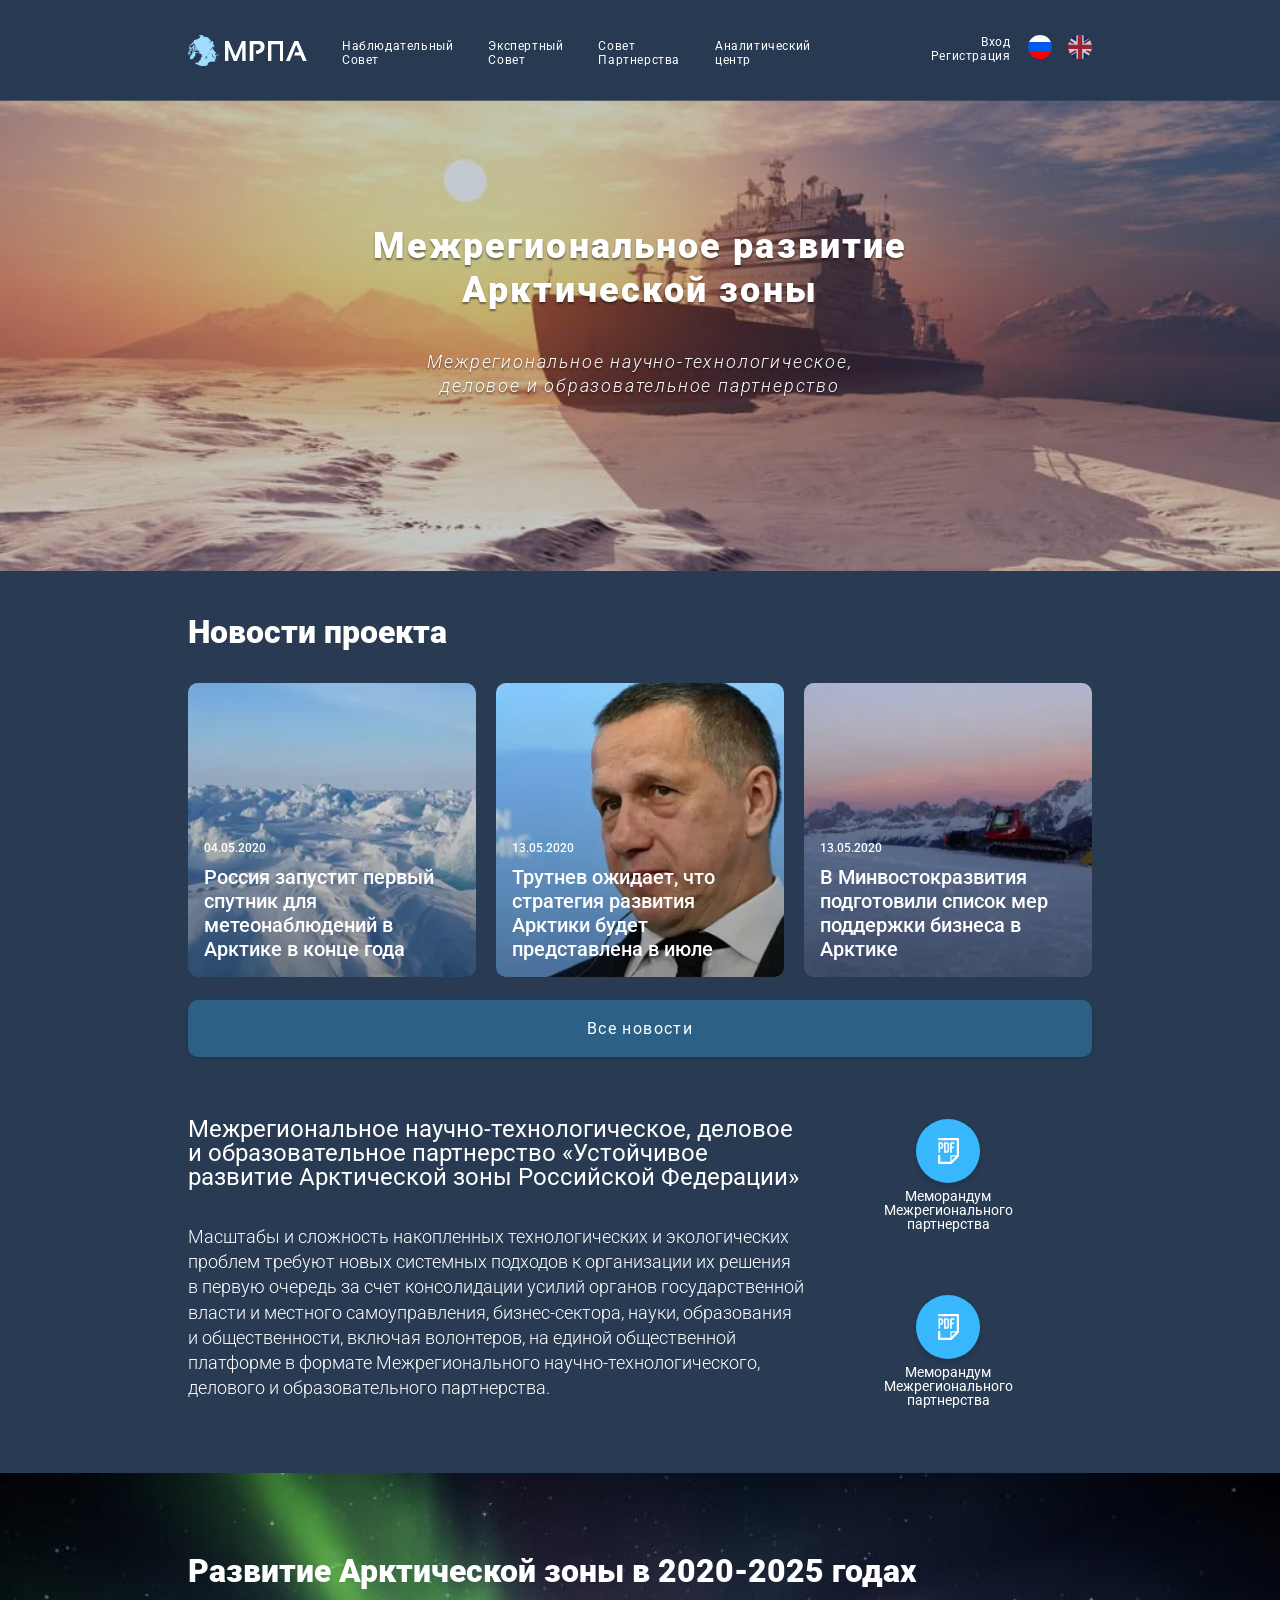
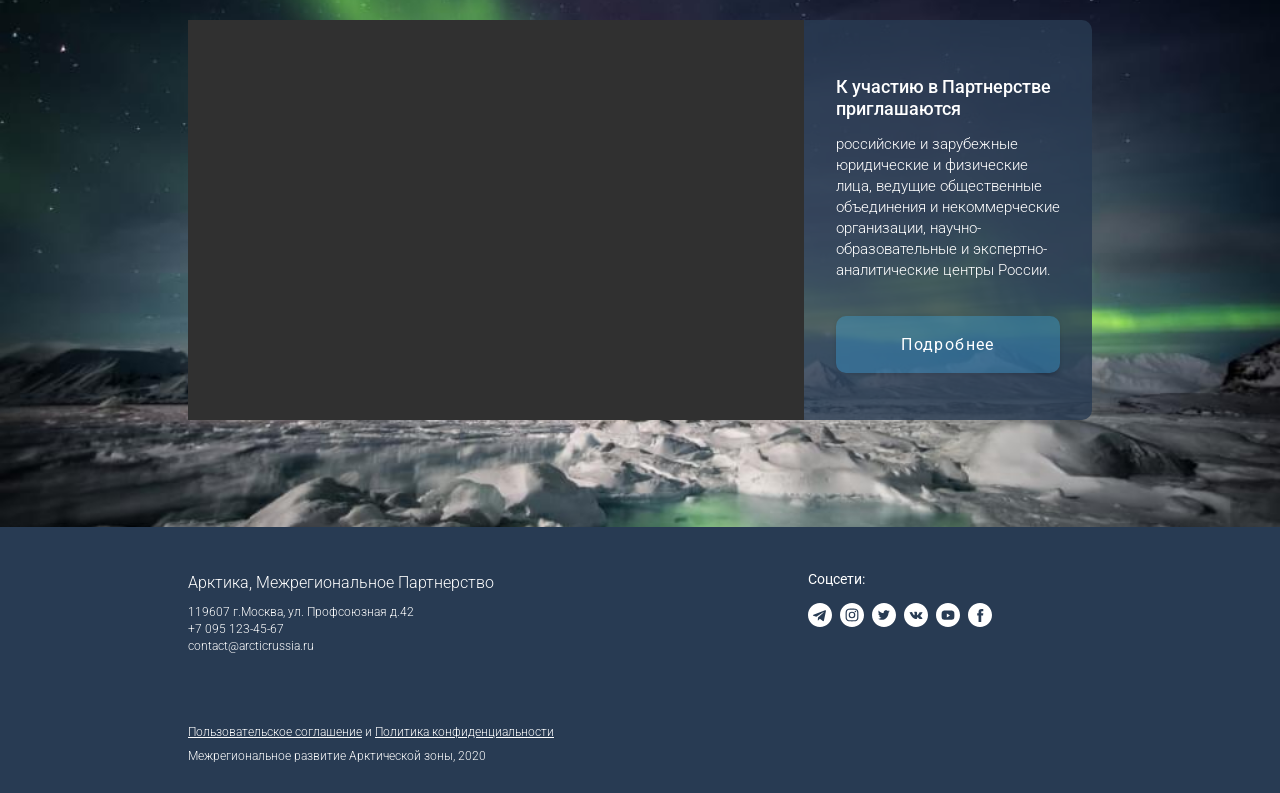
<file: news/index.html>
<!-- Сообщаем браузеру как стоит обрабатывать эту страницу --><!DOCTYPE html><!-- Оболочка документа, указываем язык содержимого --><html lang="ru">	<!-- Заголовок страницы, контейнер для других важных данных (не отображается) -->	<head>		<!-- Заголовок страницы в браузере -->		<title>Главная страница</title>		<!-- Адаптив -->		<meta name="viewport" content="width=device-width, initial-scale=1.0, maximum-scale=1.0, user-scalable=0" />		<!-- Подключаем CSS -->		<link rel="stylesheet" href="css/style.min.css" />		<script src="js/script.min.js"></script>		<!-- Кодировка страницы -->		<meta charset="UTF-8">	</head>		<!-- Отображаемое тело страницы -->	<body>		<div class="wrapper">			<header class="header">  <div class="container">    <div class="header__row">      <div class="header__left">        <a href="/index.html" class="header__logo">          <picture><source srcset="img/main_page/header__logo.svg" type="image/webp"><img src="img/main_page/header__logo.svg" alt="" class="header__img"></picture>        </a>        <ul class="nav__links">          <li class="nav__items"><a href="/council.html">Наблюдательный</br>Совет</a></li>          <li class="nav__items"><a href="#">Экспертный</br>Cовет</a></li>          <li class="nav__items"><a href="#">Совет</br>Партнерства</a></li>          <li class="nav__items"><a href="#">Аналитический</br>центр</a></li>        </ul>	      </div>      <div class="header__right">        <div class="header__registration">          <a href="#">Вход</a>          <a href="#">Регистрация</a>        </div>        <div class="header__lang">          <a href="#" class="lang">            <picture><source srcset="img/main_page/rus.svg" type="image/webp"><img src="img/main_page/rus.svg" alt=""></picture>          </a>          <a href="#" class="lang lang-inactive">            <picture><source srcset="img/main_page/eng.svg" type="image/webp"><img src="img/main_page/eng.svg" alt=""></picture>          </a>        </div>        <div class="header__burger">          <span></span>        </div>      </div>    </div>  </div>	</header>				<main class="content">  <section class="media__main media">    <div class="container">      <div class="media__row">        <h1 class="media__title title">Межрегиональное развитие</br>Арктической зоны</h1>        <h2 class="media__subtitle subtitle">Межрегиональное научно-технологическое,</br>деловое и образовательное партнерство</h2>      </div>    </div>  </section>  <section class="news">    <div class="container">      <div class="news__row">        <h2 class="title">Новости проекта</h2>        <div class="news__gallery gallery">          <a href="#" class="gallery__item item__gallery-1">            <picture><source srcset="img/main_page/image_4.webp" type="image/webp"><img class="item__image-1" src="img/main_page/image_4.jpg" alt="Первая картинка"></picture>            <h4 class="gallery__date">04.05.2020</h4>            <h3 class="gallery__title">Россия запустит первый спутник для метеонаблюдений в Арктике в конце года</h3>          </a>          <a href="#" class="gallery__item item__gallery-2">            <picture><source srcset="img/main_page/image_5.webp" type="image/webp"><img class="item__image-2" src="img/main_page/image_5.jpg" alt="Вторая картинка"></picture>            <h4 class="gallery__date">13.05.2020</h4>            <h3 class="gallery__title">Трутнев ожидает, что стратегия развития Арктики будет представлена в июле</h3>          </a>          <a href="#" class="gallery__item item__gallery-3">            <picture><source srcset="img/main_page/image_6.webp" type="image/webp"><img class="item__image-3" src="img/main_page/image_6.jpg" alt="Третья картинка"></picture>            <h4 class="gallery__date">13.05.2020</h4>            <h3 class="gallery__title">В Минвостокразвития подготовили список мер поддержки бизнеса в Арктике</h3>          </a>        </div>        <a href="" class="news__btn btn"><span>Все новости</span></a>      </div>    </div>  </section>  <section class="docs">    <div class="container">      <div class="docs__row">        <div class="docs__left">          <h2>Межрегиональное научно-технологическое, деловое и образовательное партнерство            «Устойчивое развитие Арктической зоны Российской Федерации»          </h2>          <h3>            Масштабы и сложность накопленных технологических и экологических проблем требуют новых системных подходов к организации их решения в первую очередь за счет консолидации усилий органов государственной власти и местного самоуправления, бизнес-сектора, науки, образования и общественности, включая волонтеров, на единой общественной платформе в формате Межрегионального научно-технологического, делового и образовательного партнерства.          </h3>        </div>        <div class="docs__right">          <div class="docs__pdf pdf-1">            <a href="#"><picture><source srcset="img/main_page/pdf.svg"" type="image/webp"><img src="img/main_page/pdf.svg"" alt=""></picture></a>							            <p>Меморандум</br>Межрегионального</br>партнерства	</p>          </div>          <div class="docs__pdf pdf-2">            <picture><source srcset="img/main_page/pdf.svg" type="image/webp"><img href="#" src="img/main_page/pdf.svg"></picture>									            <p>Меморандум</br>Межрегионального</br>партнерства	</p>          </div>        </div>      </div>    </div>  </section>  <section class="promo">    <div class="container">      <div class="promo__row">        <h2 class="promo__title title">Развитие Арктической зоны в 2020-2025 годах</h2>        <div class="promo__items">          <iframe class="promo__player width="900" height="400" src="https://www.youtube.com/embed/rFB0j7wNJIE" frameborder="0" allow="accelerometer; autoplay; clipboard-write; encrypted-media; gyroscope; picture-in-picture" allowfullscreen></iframe>          <div class="promo__description">            <h3>К участию в Партнерстве приглашаются</h3>            <p>российские и зарубежные юридические и физические лица, ведущие общественные объединения и некоммерческие организации, научно- образовательные и экспертно- аналитические центры России.</p>            <a href="" class="promo__btn btn"><span>Подробнее</span></a>          </div>        </div>      </div>    </div>  </section></main>				<footer class="footer">  <div class="container">    <div class="top__footer__row">      <div class="top__footer__adress">        <p>Арктика, Межрегиональное Партнерство</p>        <ul>          <li>119607 г.Москва, ул. Профсоюзная д.42</li>          <li><a href="tel:89111247397">+7 095 123-45-67</a></li>          <li><a href="mailto:contact@arcticrussia.ru">contact@arcticrussia.ru</a></li>        </ul>      </div>      <div class="top__footer__social">        <p>Соцсети:</p>        <ul>          <li><a href="#">            <picture><source srcset="img/main_page/Telegram_black.svg" type="image/webp"><img src="img/main_page/Telegram_black.svg" alt=""></picture>          </a></li>          <li><a href="">            <picture><source srcset="img/main_page/Instagram_black.svg" type="image/webp"><img src="img/main_page/Instagram_black.svg" alt=""></picture>          </a></li>          <li><a href="">            <picture><source srcset="img/main_page/Twitter_black.svg" type="image/webp"><img src="img/main_page/Twitter_black.svg" alt=""></picture>          </a></li>          <li><a href="">            <picture><source srcset="img/main_page/VK_black.svg" type="image/webp"><img src="img/main_page/VK_black.svg" alt=""></picture>          </a></li>          <li><a href="">            <picture><source srcset="img/main_page/Youtube_black.svg" type="image/webp"><img src="img/main_page/Youtube_black.svg" alt=""></picture>          </a></li>          <li><a href="">            <picture><source srcset="img/main_page/Facebook_black.svg" type="image/webp"><img src="img/main_page/Facebook_black.svg" alt=""></picture>          </a></li>        </ul>      </div>    </div>    <div class="bottom__footer__row">      <a href="#" >Пользовательское соглашение</a> и <a href="#">Политика конфиденциальности</a>      <p>Межрегиональное развитие Арктической зоны, 2020</p>    </div>  </div></footer>			</div>	</body></html>
</file>
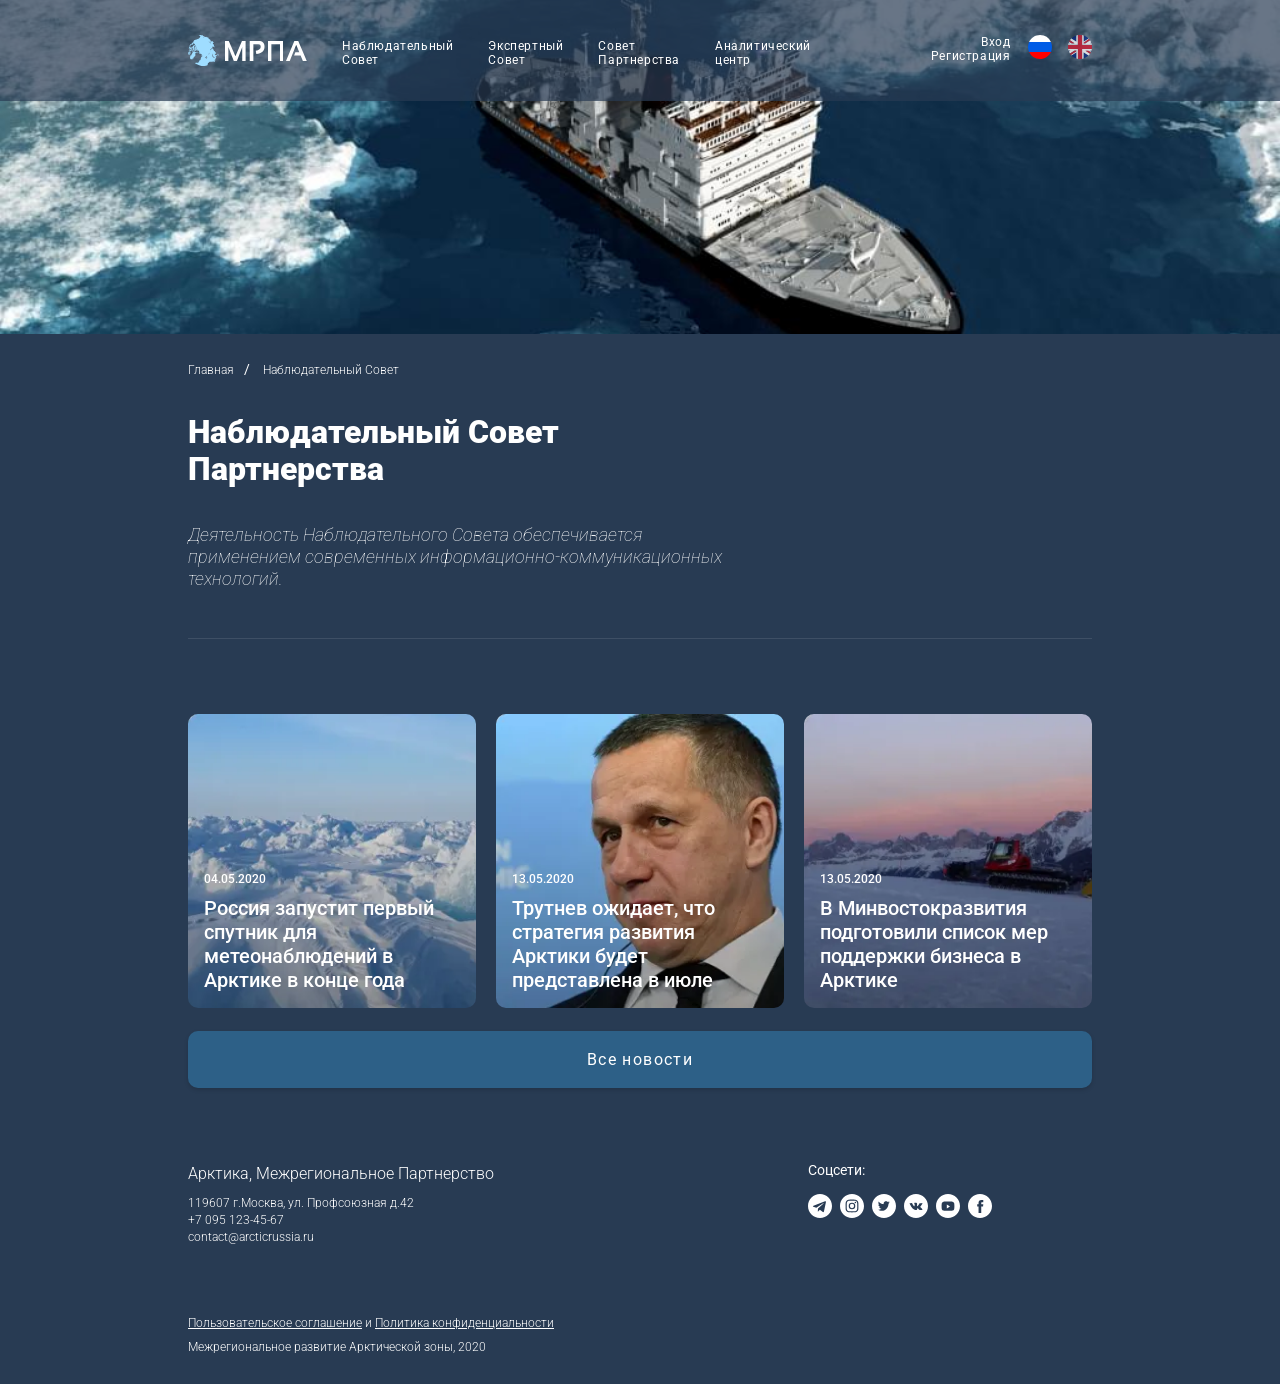
<file: news/council.html>
<!-- Сообщаем браузеру как стоит обрабатывать эту страницу --><!DOCTYPE html><!-- Оболочка документа, указываем язык содержимого --><html lang="ru">	<!-- Заголовок страницы, контейнер для других важных данных (не отображается) -->	<head>		<!-- Заголовок страницы в браузере -->		<title>Наблюдательный Совет Партнерства</title>		<!-- Адаптив -->		<meta name="viewport" content="width=device-width, initial-scale=1.0, maximum-scale=1.0, user-scalable=0" />		<!-- Подключаем CSS -->		<link rel="stylesheet" href="css/style.min.css" />		<script src="js/script.min.js"></script>		<!-- Кодировка страницы -->		<meta charset="UTF-8">	</head><body>  <div class="wrapper">     <header class="header">  <div class="container">    <div class="header__row">      <div class="header__left">        <a href="/index.html" class="header__logo">          <picture><source srcset="img/main_page/header__logo.svg" type="image/webp"><img src="img/main_page/header__logo.svg" alt="" class="header__img"></picture>        </a>        <ul class="nav__links">          <li class="nav__items"><a href="/council.html">Наблюдательный</br>Совет</a></li>          <li class="nav__items"><a href="#">Экспертный</br>Cовет</a></li>          <li class="nav__items"><a href="#">Совет</br>Партнерства</a></li>          <li class="nav__items"><a href="#">Аналитический</br>центр</a></li>        </ul>	      </div>      <div class="header__right">        <div class="header__registration">          <a href="#">Вход</a>          <a href="#">Регистрация</a>        </div>        <div class="header__lang">          <a href="#" class="lang">            <picture><source srcset="img/main_page/rus.svg" type="image/webp"><img src="img/main_page/rus.svg" alt=""></picture>          </a>          <a href="#" class="lang lang-inactive">            <picture><source srcset="img/main_page/eng.svg" type="image/webp"><img src="img/main_page/eng.svg" alt=""></picture>          </a>        </div>        <div class="header__burger">          <span></span>        </div>      </div>    </div>  </div>	</header>	    <main class="content">      <section class="council__media media">      </section>      <section class="nav-chain chain">        <div class="container">          <ul class="chain__nav">          <li class="chain__items">            <a href="/index.html" class="chain__link">              Главная            </a>          </li>          <li class="chain__items">            <a href="#" class="chain__link">              Наблюдательный Совет            </a>          </li>          </ul>        </div>      </section>      <section class="block__text text">        <div class="container">          <p class="block__title title">Наблюдательный Совет<br>Партнерства</p>          <p class="block__descr descr">            Деятельность Наблюдательного Совета обеспечивается применением современных информационно-коммуникационных технологий.          </p>        </div>      </section>      <section class="delimiter">        <div class="container">          <div class="deliniter__line"></div>        </div>      </section>      <section class="news">        <div class="container">          <div class="news__row">            <div class="news__gallery gallery">              <a href="#" class="gallery__item item__gallery-1">                <picture><source srcset="img/main_page/image_4.webp" type="image/webp"><img class="item__image-1" src="img/main_page/image_4.jpg" alt="Первая картинка"></picture>                <h4 class="gallery__date">04.05.2020</h4>                <h3 class="gallery__title">Россия запустит первый спутник для метеонаблюдений в Арктике в конце года</h3>              </a>              <a href="#" class="gallery__item item__gallery-2">                <picture><source srcset="img/main_page/image_5.webp" type="image/webp"><img class="item__image-2" src="img/main_page/image_5.jpg" alt="Вторая картинка"></picture>                <h4 class="gallery__date">13.05.2020</h4>                <h3 class="gallery__title">Трутнев ожидает, что стратегия развития Арктики будет представлена в июле</h3>              </a>              <a href="#" class="gallery__item item__gallery-3">                <picture><source srcset="img/main_page/image_6.webp" type="image/webp"><img class="item__image-3" src="img/main_page/image_6.jpg" alt="Третья картинка"></picture>                <h4 class="gallery__date">13.05.2020</h4>                <h3 class="gallery__title">В Минвостокразвития подготовили список мер поддержки бизнеса в Арктике</h3>              </a>            </div>            <a href="" class="news__btn btn"><span>Все новости</span></a>          </div>        </div>      </section>    </main>    <footer class="footer">  <div class="container">    <div class="top__footer__row">      <div class="top__footer__adress">        <p>Арктика, Межрегиональное Партнерство</p>        <ul>          <li>119607 г.Москва, ул. Профсоюзная д.42</li>          <li><a href="tel:89111247397">+7 095 123-45-67</a></li>          <li><a href="mailto:contact@arcticrussia.ru">contact@arcticrussia.ru</a></li>        </ul>      </div>      <div class="top__footer__social">        <p>Соцсети:</p>        <ul>          <li><a href="#">            <picture><source srcset="img/main_page/Telegram_black.svg" type="image/webp"><img src="img/main_page/Telegram_black.svg" alt=""></picture>          </a></li>          <li><a href="">            <picture><source srcset="img/main_page/Instagram_black.svg" type="image/webp"><img src="img/main_page/Instagram_black.svg" alt=""></picture>          </a></li>          <li><a href="">            <picture><source srcset="img/main_page/Twitter_black.svg" type="image/webp"><img src="img/main_page/Twitter_black.svg" alt=""></picture>          </a></li>          <li><a href="">            <picture><source srcset="img/main_page/VK_black.svg" type="image/webp"><img src="img/main_page/VK_black.svg" alt=""></picture>          </a></li>          <li><a href="">            <picture><source srcset="img/main_page/Youtube_black.svg" type="image/webp"><img src="img/main_page/Youtube_black.svg" alt=""></picture>          </a></li>          <li><a href="">            <picture><source srcset="img/main_page/Facebook_black.svg" type="image/webp"><img src="img/main_page/Facebook_black.svg" alt=""></picture>          </a></li>        </ul>      </div>    </div>    <div class="bottom__footer__row">      <a href="#" >Пользовательское соглашение</a> и <a href="#">Политика конфиденциальности</a>      <p>Межрегиональное развитие Арктической зоны, 2020</p>    </div>  </div></footer>	  </div></body></html>
</file>
<file: news/css/style.min.css>
@charset "UTF-8";@import url('https://fonts.googleapis.com/css2?family=Roboto:ital,wght@0,100; 0,300;0,400;0,500;0,700;0,900;1,100;1,300;1,400;1,500;1,700;1,900&display=swap');*{padding:0;margin:0;border:0}*,:after,:before{-webkit-box-sizing:border-box;box-sizing:border-box}:active,:focus{outline:0}a:active,a:focus{outline:0}aside,footer,header,nav{display:block}body,html{height:100%;width:100%;font-size:100%;line-height:1;font-size:14px;-ms-text-size-adjust:100%;-moz-text-size-adjust:100%;-webkit-text-size-adjust:100%}button,input,textarea{font-family:inherit}input::-ms-clear{display:none}button{cursor:pointer}button::-moz-focus-inner{padding:0;border:0}a,a:visited{text-decoration:none}a:hover{text-decoration:none}ul li{list-style:none}img{vertical-align:top}h1,h2,h3,h4,h5,h6{font-size:inherit;font-weight:inherit}body{font-family:Roboto,sans-serif;color:#fff}.council__media{background-image:url(../img/page_1/bg1.jpg);background-repeat:no-repeat;background-position:center;background-size:cover;min-height:334px}.nav-chain{margin:28px 0 38px 0}.chain__nav{display:-webkit-box;display:-ms-flexbox;display:flex}.chain__items{position:relative}.chain__items+.chain__items:before{content:"/";color:#fff;padding:0 10px}.chain__link{color:#fff;font-weight:300;font-size:12px}.chain__link:hover{color:#9fddff}.block__text{margin-bottom:48px}.block__descr{margin-top:36px;max-width:540px}.descr{font-family:Roboto,sans-serif;font-weight:100;font-style:italic;font-size:18px;line-height:22px}.deliniter__line{background-color:rgba(255,255,255,.1);width:100%;height:1px}body{background-color:#283b53;height:100%;font-family:Roboto,sans-serif}.wrapper{display:-webkit-box;display:-ms-flexbox;display:flex;-webkit-box-orient:vertical;-webkit-box-direction:normal;-ms-flex-direction:column;flex-direction:column;min-height:100vh}.header{font-size:12px;width:100%;background-color:rgba(40,59,83,.7);position:fixed;z-index:20;top:0;padding:35px 0 34px 0;color:#fff;line-height:14px;letter-spacing:.05em}.header__row{display:-webkit-box;display:-ms-flexbox;display:flex;-webkit-box-pack:justify;-ms-flex-pack:justify;justify-content:space-between;-webkit-box-align:top;-ms-flex-align:top;align-items:top}.header__left{position:relative;display:-webkit-box;display:-ms-flexbox;display:flex}.header__logo{display:block}.header__right{display:-webkit-box;display:-ms-flexbox;display:flex}.header__registration{display:-webkit-box;display:-ms-flexbox;display:flex;-webkit-box-orient:vertical;-webkit-box-direction:normal;-ms-flex-direction:column;flex-direction:column}.header__registration a{display:inline;color:#fff;text-align:right;-webkit-transition:all .3s ease 0;-o-transition:all .3s ease 0;transition:all .3s ease 0}.header__registration a:hover{color:#9fddff}.header__lang{margin-left:6px}.header__burger{display:none}.container{padding:0 15px;max-width:934px;margin:0 auto}.nav__links{display:-webkit-box;display:-ms-flexbox;display:flex;padding-top:4px}.nav__items{margin-left:35px}.nav__items a{color:#fff;-webkit-transition:all .3s ease 0;-o-transition:all .3s ease 0;transition:all .3s ease 0}.nav__items a:hover{color:#9fddff}.lang{opacity:1;margin-left:12px}.lang-inactive{opacity:.75}.content{-webkit-box-flex:1;-ms-flex:1;flex:1}.media__main{background:-webkit-gradient(linear,left bottom,left top,from(rgba(40,59,83,.15)),to(rgba(40,59,83,.15))),url(../img/main_page/media.jpg);background:-o-linear-gradient(bottom,rgba(40,59,83,.15),rgba(40,59,83,.15)),url(../img/main_page/media.jpg);background:linear-gradient(0deg,rgba(40,59,83,.15),rgba(40,59,83,.15)),url(../img/main_page/media.jpg);background-repeat:no-repeat;background-position:center center;background-size:cover;margin-top:100px}.media__row{padding:124px 0 173px 0;display:-webkit-box;display:-ms-flexbox;display:flex;-webkit-box-orient:vertical;-webkit-box-direction:normal;-ms-flex-direction:column;flex-direction:column;-webkit-box-align:center;-ms-flex-align:center;align-items:center}.media__row h1{letter-spacing:.15rem;line-height:44px;font-weight:900;font-size:36px;color:#fff;text-shadow:0 2px 2px rgba(0,0,0,.45);text-align:center}.media__row h2{letter-spacing:.1em;line-height:24px;font-style:italic;font-weight:300;font-size:18px;margin-top:38px;text-align:center;color:#fff;text-shadow:0 2px 2px rgba(0,0,0,.45)}.news{color:#fff}.news__row{display:-webkit-box;display:-ms-flexbox;display:flex;-webkit-box-orient:vertical;-webkit-box-direction:normal;-ms-flex-direction:column;flex-direction:column;margin:43px 0 30px 0}.news__btn{width:100%}.btn{background:rgba(56,183,255,.3);-webkit-box-shadow:0 2px 4px rgba(0,0,0,.15);box-shadow:0 2px 4px rgba(0,0,0,.15);border-radius:10px;text-align:center;padding:19px 0;font-weight:500;font-size:16px;line-height:19px;text-align:center;font-weight:400;letter-spacing:.1rem;-webkit-transition:all .1s ease-out;-o-transition:all .1s ease-out;transition:all .1s ease-out}.btn span{opacity:1;color:#fff}.btn:hover{background-color:rgba(56,183,255,.2)}.gallery{display:-webkit-box;display:-ms-flexbox;display:flex;-ms-flex-wrap:wrap;flex-wrap:wrap;margin:32px -10px 3px -10px}.gallery__item{position:relative;z-index:10;margin:0 10px 20px 10px;-webkit-box-flex:0;-ms-flex:0 1 288px;flex:0 1 288px;height:294px;border-radius:10px;display:-webkit-box;display:-ms-flexbox;display:flex;-webkit-box-orient:vertical;-webkit-box-direction:normal;-ms-flex-direction:column;flex-direction:column;-webkit-box-pack:end;-ms-flex-pack:end;justify-content:flex-end;overflow:hidden;color:#fff}.gallery__item::before{content:"";position:absolute;width:100%;height:100%;z-index:-1;-webkit-transition:-webkit-transform .2s ease-out;transition:-webkit-transform .2s ease-out;-o-transition:transform .2s ease-out;transition:transform .2s ease-out;transition:transform .2s ease-out,-webkit-transform .2s ease-out}.gallery__item:hover:before{-webkit-transform:scale(1.1);-ms-transform:scale(1.1);transform:scale(1.1)}.gallery__date{font-weight:500;font-size:12px;line-height:14px;padding:0 16px 10px 16px}.gallery__title{font-weight:500;font-size:20px;line-height:24px;padding:0 16px 16px 16px}.item__gallery-1{position:relative}.item__gallery-1 .item__image-1{position:absolute;top:0;left:0;z-index:-1;width:102%;height:102%;background:-webkit-gradient(linear,left top,left bottom,from(rgba(0,0,0,0)),to(rgba(0,0,0,.4)));background:-o-linear-gradient(top,rgba(0,0,0,0) 0,rgba(0,0,0,.4) 100%);background:linear-gradient(180deg,rgba(0,0,0,0) 0,rgba(0,0,0,.4) 100%);-webkit-transition:all .2s ease-in;-o-transition:all .2s ease-in;transition:all .2s ease-in;-o-object-fit:cover;object-fit:cover;-o-object-position:center center;object-position:center center}.item__gallery-1:hover .item__image-1{width:105%;height:105%}.item__gallery-2{position:relative}.item__gallery-2 .item__image-2{position:absolute;top:0;left:0;z-index:-1;width:102%;height:102%;background:-webkit-gradient(linear,left top,left bottom,from(rgba(0,0,0,0)),to(rgba(0,0,0,.4)));background:-o-linear-gradient(top,rgba(0,0,0,0) 0,rgba(0,0,0,.4) 100%);background:linear-gradient(180deg,rgba(0,0,0,0) 0,rgba(0,0,0,.4) 100%);-webkit-transition:all .2s ease-in;-o-transition:all .2s ease-in;transition:all .2s ease-in;-o-object-fit:cover;object-fit:cover;-o-object-position:center center;object-position:center center}.item__gallery-2:hover .item__image-2{width:105%;height:105%}.item__gallery-3{position:relative}.item__gallery-3 .item__image-3{position:absolute;top:0;left:0;z-index:-1;width:102%;height:102%;-o-object-fit:cover;object-fit:cover;-o-object-position:center center;object-position:center center;background:-webkit-gradient(linear,left top,left bottom,from(rgba(0,0,0,0)),to(rgba(0,0,0,.4)));background:-o-linear-gradient(top,rgba(0,0,0,0) 0,rgba(0,0,0,.4) 100%);background:linear-gradient(180deg,rgba(0,0,0,0) 0,rgba(0,0,0,.4) 100%);-webkit-transition:all .2s ease-in;-o-transition:all .2s ease-in;transition:all .2s ease-in;background:linear-gradient(180deg,rgba(0,0,0,0) 0,rgba(0,0,0,.4) 100%)}.item__gallery-3:hover .item__image-3{width:105%;height:105%}.docs__row{display:-webkit-box;display:-ms-flexbox;display:flex;-webkit-box-orient:horizontal;-webkit-box-direction:normal;-ms-flex-direction:row;flex-direction:row;-webkit-box-pack:justify;-ms-flex-pack:justify;justify-content:space-between;padding:30px 0 66px 0}.docs__left{color:#fff;-webkit-box-flex:1;-ms-flex:1 1 596px;flex:1 1 596px}.docs h2{font-size:24px}.docs h3{margin-top:35px;font-weight:300;font-size:18px;line-height:140%}.docs__right{width:288px;color:#fff}.docs__pdf{display:-webkit-box;display:-ms-flexbox;display:flex;-webkit-box-orient:vertical;-webkit-box-direction:normal;-ms-flex-direction:column;flex-direction:column;-webkit-box-pack:center;-ms-flex-pack:center;justify-content:center;text-align:center;color:#fff}.pdf-2{margin-top:62px}.promo{background-image:url(../img/main_page/bg__promo.jpg);background-repeat:no-repeat;background-size:cover}.promo__row{display:-webkit-box;display:-ms-flexbox;display:flex;-webkit-box-orient:vertical;-webkit-box-direction:normal;-ms-flex-direction:column;flex-direction:column;padding:80px 0 107px 0}.promo__items{margin-top:30px;display:-webkit-box;display:-ms-flexbox;display:flex}.promo__player{-webkit-box-flex:1;-ms-flex:1 1 auto;flex:1 1 auto;background-color:#303030}.promo__description{padding:56px 32px 46px 32px;-webkit-box-flex:1;-ms-flex:1 1 auto;flex:1 1 auto;max-width:288px;max-height:400px;display:-webkit-box;display:-ms-flexbox;display:flex;-webkit-box-orient:vertical;-webkit-box-direction:normal;-ms-flex-direction:column;flex-direction:column;color:#fff;background:rgba(40,59,83,.8);border-radius:0 10px 10px 0}.promo__description h3{font-weight:500;font-size:18px;line-height:120%}.promo__description p{margin:15px 0 35px 0;font-weight:300;font-size:15px;line-height:140%}.promo__btn{background-color:rgba(56,183,255,.3)}.title{font-weight:900;font-size:32px;line-height:37px;color:#fff}.footer{color:#fff}.top__footer__row{margin:45px 0 65px 0;display:-webkit-box;display:-ms-flexbox;display:flex;-webkit-box-pack:justify;-ms-flex-pack:justify;justify-content:space-between}.top__footer__adress p{font-weight:300;font-size:16px;line-height:140%}.top__footer__adress ul{margin-top:10px}.top__footer__adress ul li{font-weight:300;font-size:12px;line-height:140%}.top__footer__adress ul li a{color:#fff}.top__footer__social{margin-right:100px}.top__footer__social ul{display:-webkit-box;display:-ms-flexbox;display:flex;margin-top:17px}.top__footer__social ul li{margin-right:8px}.top__footer__social ul li:last-child{margin-right:0}.bottom__footer__row{font-weight:300;font-size:12px;line-height:200%;margin:0 0 25px 0}.bottom__footer__row a{color:#fff;text-decoration:underline}@media screen and (max-width:940px){.gallery__item{-webkit-box-flex:1;-ms-flex:1 1 288px;flex:1 1 288px;height:294px}}@media screen and (max-width:924px){.docs .docs__row{-webkit-box-orient:vertical;-webkit-box-direction:normal;-ms-flex-direction:column;flex-direction:column}.docs .docs__left{-webkit-box-flex:0;-ms-flex:0 1 auto;flex:0 1 auto;margin-bottom:60px}.docs .docs__right{width:100%;display:-webkit-box;display:-ms-flexbox;display:flex;-webkit-box-orient:horizontal;-webkit-box-direction:normal;-ms-flex-direction:row;flex-direction:row}.docs .pdf-2{margin-left:60px;margin-top:0}}@media screen and (max-width:840px){.header .nav__links{display:none}.header .header__burger{display:block;position:relative;margin-left:20px;width:30px;height:20px;position:relative;z-index:3}.header .header__burger::after,.header .header__burger::before{content:"";background-color:#fff;position:absolute;width:100%;height:2px;left:0;-webkit-transition:all .3s ease-in;-o-transition:all .3s ease-in;transition:all .3s ease-in}.header .header__burger::before{top:0}.header .header__burger::after{bottom:0}.header .header__burger.active::before{-webkit-transform:rotate(45deg);-ms-transform:rotate(45deg);transform:rotate(45deg);top:9px}.header .header__burger.active::after{-webkit-transform:rotate(-45deg);-ms-transform:rotate(-45deg);transform:rotate(-45deg);bottom:9px}.header .header__burger.active span{-webkit-transform:scale(0);-ms-transform:scale(0);transform:scale(0)}.header .header__burger span{position:absolute;background-color:#fff;left:0;width:100%;height:2px;top:9px;-webkit-transition:all .3s ease-in;-o-transition:all .3s ease-in;transition:all .3s ease-in}}@media screen and (max-width:760px){.promo .promo__items{-webkit-box-orient:vertical;-webkit-box-direction:normal;-ms-flex-direction:column;flex-direction:column}.promo .promo__description{border-radius:0;margin-top:20px}}@media screen and (max-width:660px){.media .media__title{font-size:28px}.media .media__subtitle{font-size:14px}.top__footer__row{-webkit-box-orient:vertical;-webkit-box-direction:normal;-ms-flex-direction:column;flex-direction:column}.top__footer__social{margin-top:30px}}@media screen and (max-width:400px){.bottom__footer__row p{font-size:12px}}@media screen and (max-width:375px){.media .media__title{font-size:20px;line-height:26px}.media .media__subtitle{font-size:14px}}.webp .council__media{background-image:url(../img/page_1/bg1.webp)}.webp .media__main{background:-webkit-gradient(linear,left bottom,left top,from(rgba(40,59,83,.15)),to(rgba(40,59,83,.15))),url(../img/main_page/media.webp)}.webp .media__main{background:-o-linear-gradient(bottom,rgba(40,59,83,.15),rgba(40,59,83,.15)),url(../img/main_page/media.webp)}.webp .media__main{background:linear-gradient(0deg,rgba(40,59,83,.15),rgba(40,59,83,.15)),url(../img/main_page/media.webp)}.webp .promo{background-image:url(../img/main_page/bg__promo.webp)}
</file>
